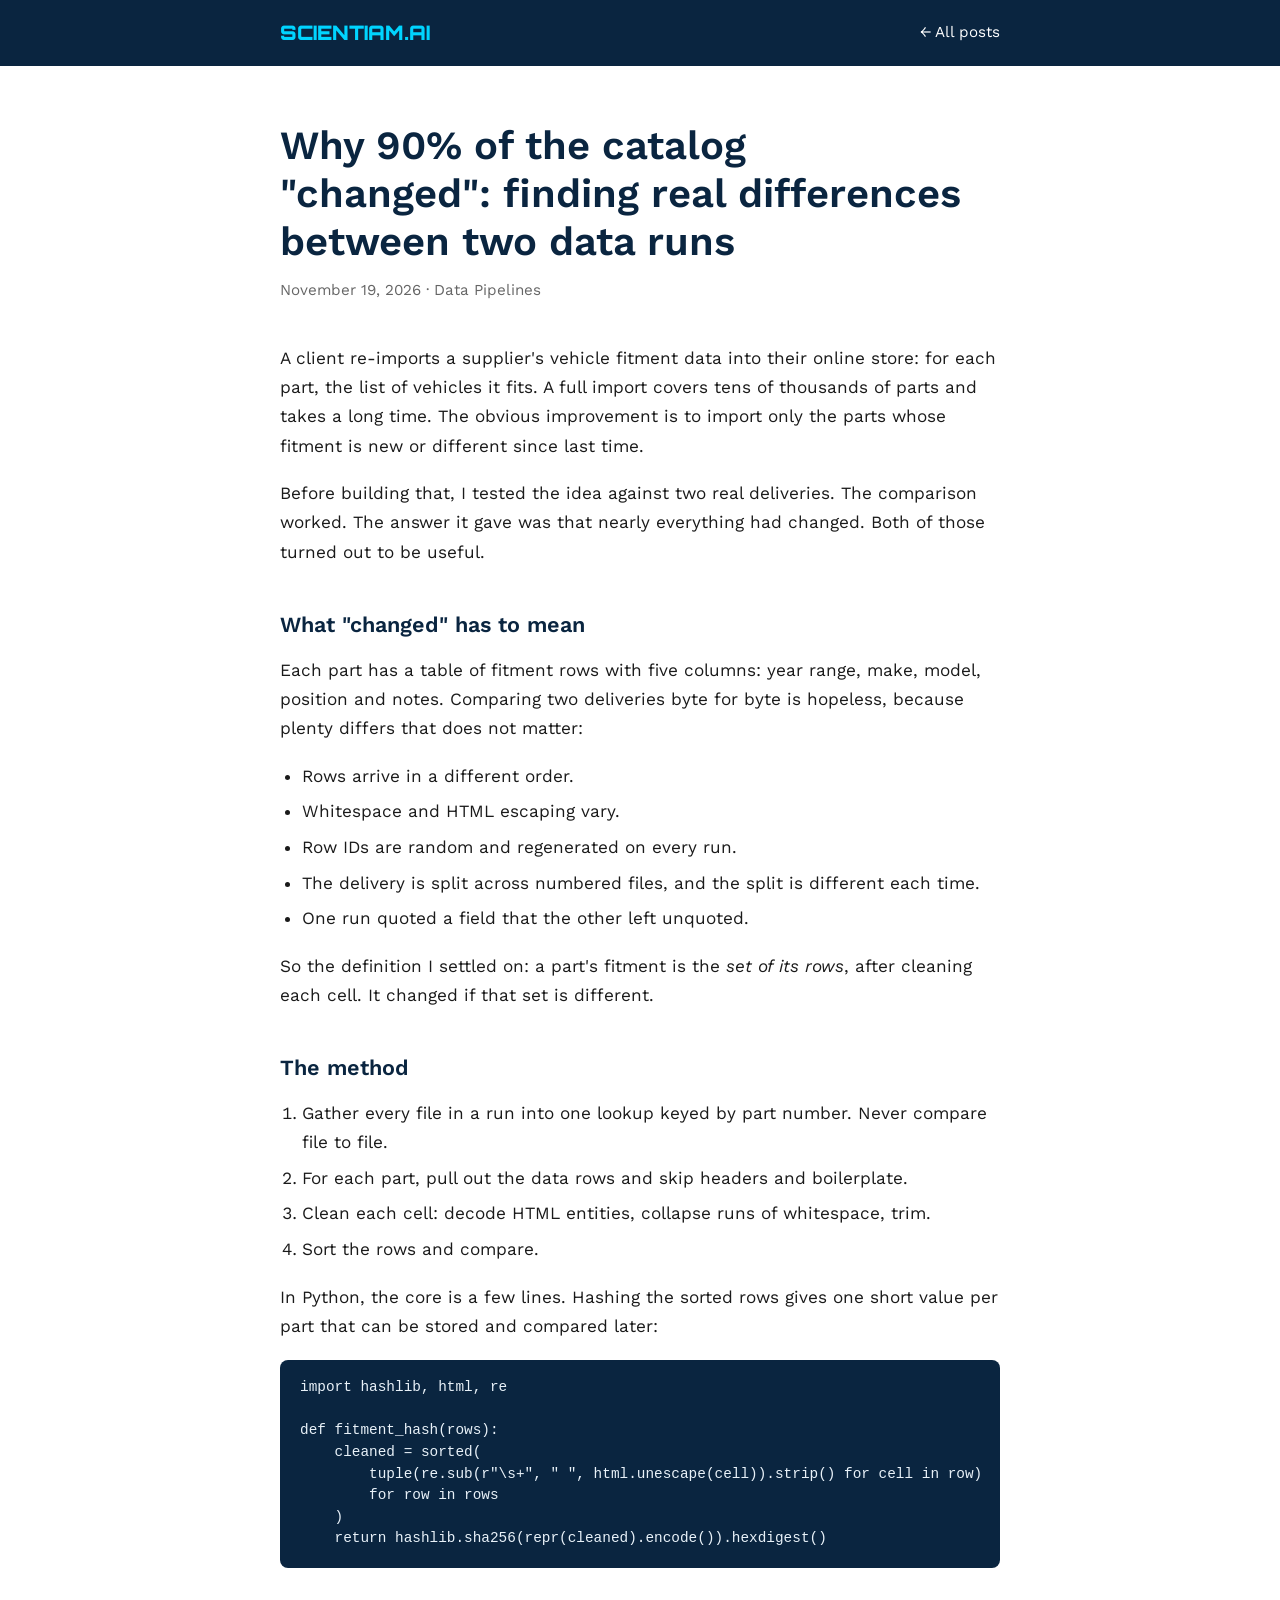
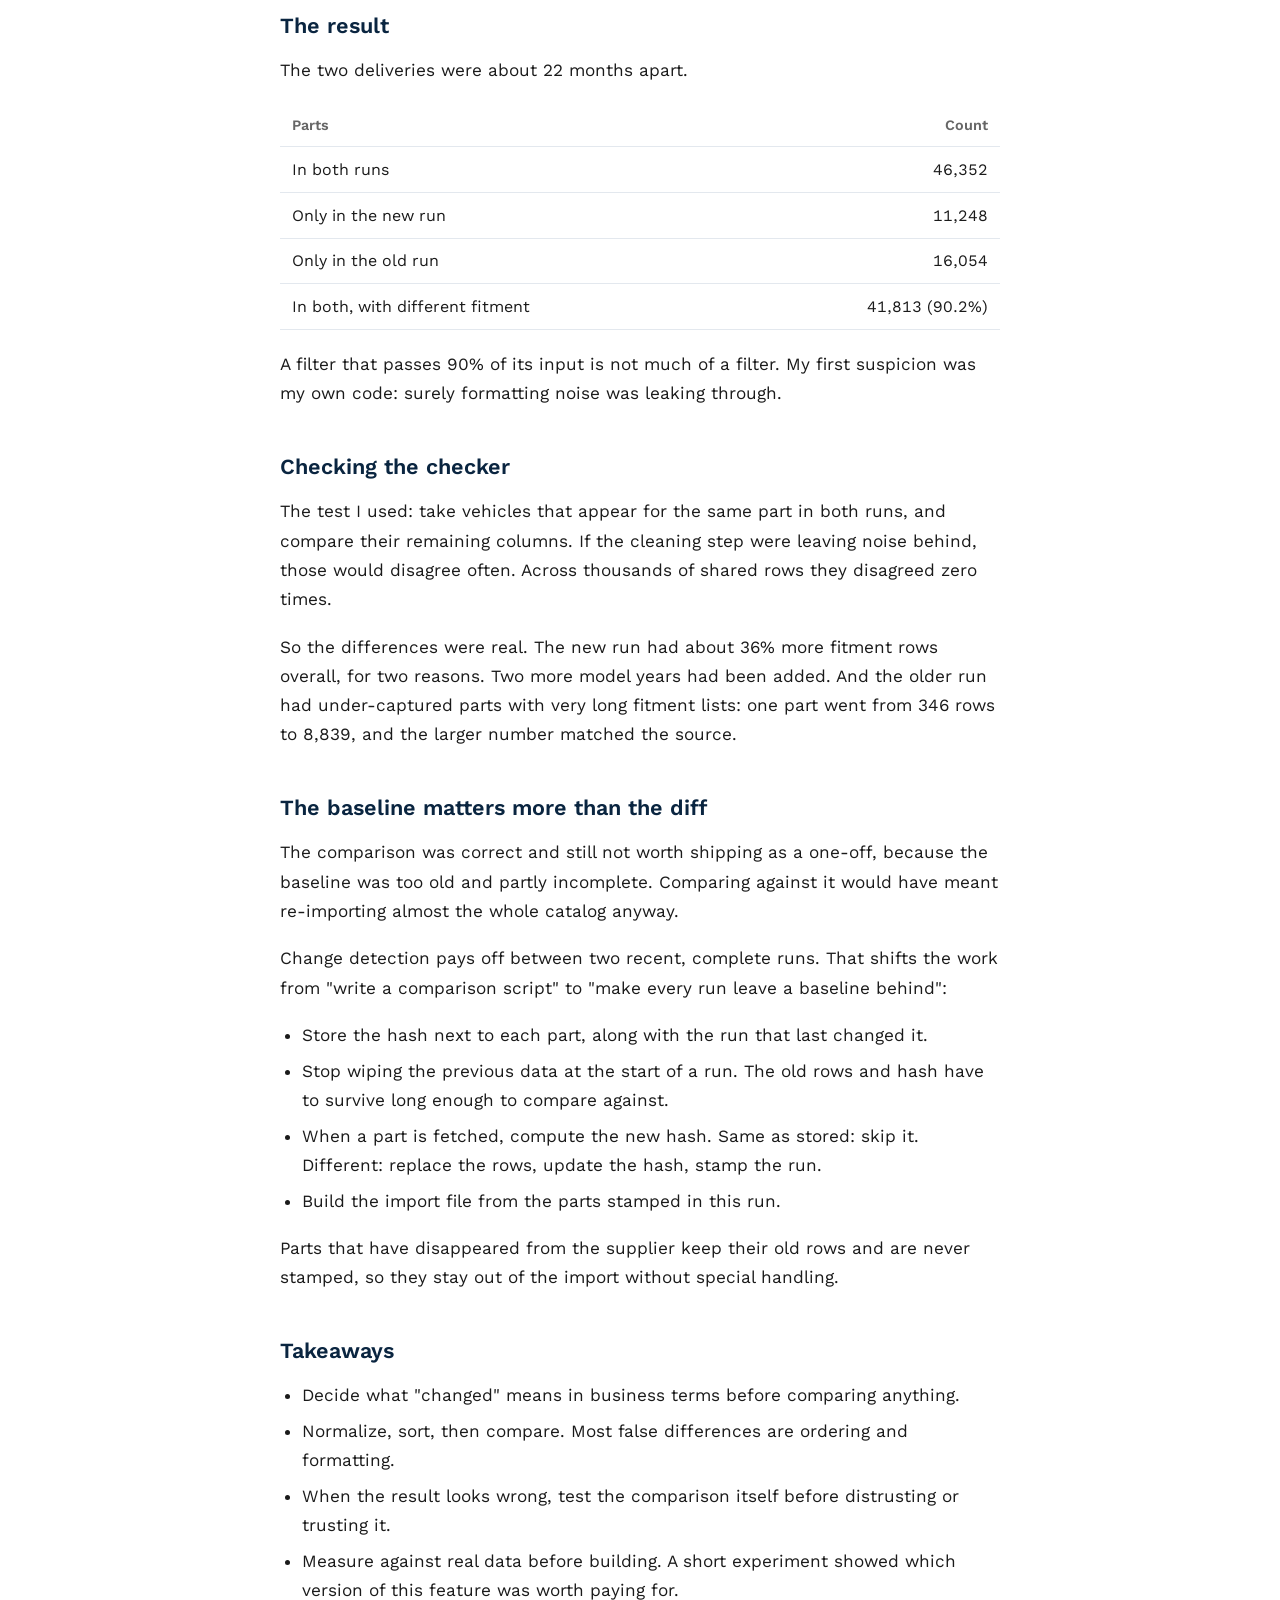
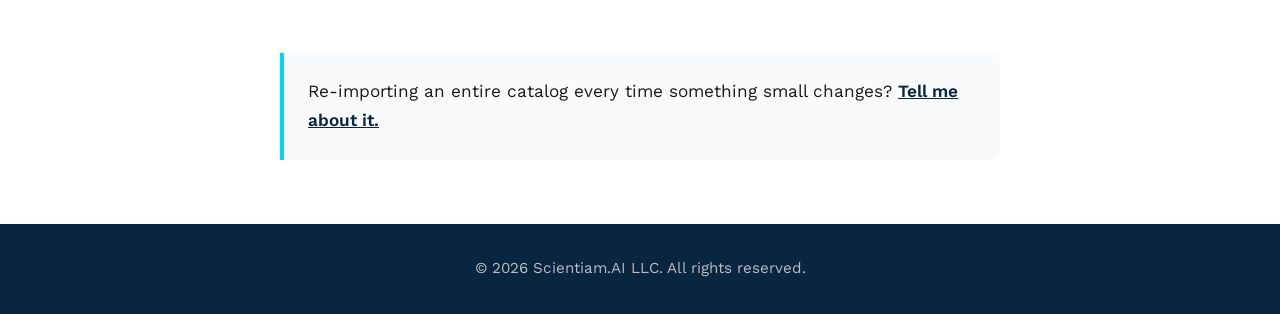
<file: blog/catalog-change-detection.html>
<!DOCTYPE html>
<html lang="en">
<head>
    <meta charset="UTF-8">
    <meta name="viewport" content="width=device-width, initial-scale=1.0">
    <title>Why 90% of the catalog "changed" - Scientiam.AI</title>
    <meta name="description" content="Comparing two runs of supplier catalog data to import only what changed: the method that works, and why a stale baseline makes the result useless.">
    <link rel="preconnect" href="https://fonts.googleapis.com">
    <link rel="preconnect" href="https://fonts.gstatic.com" crossorigin>
    <link href="https://fonts.googleapis.com/css2?family=Orbitron:wght@700;900&family=Work+Sans:wght@300;400;600&display=swap" rel="stylesheet">
    <link rel="stylesheet" href="blog.css">
</head>
<body>
    <nav>
        <div class="container">
            <a href="/" class="nav-logo">SCIENTIAM.AI</a>
            <a href="/#blog" class="nav-back">&larr; All posts</a>
        </div>
    </nav>

    <main class="container">
        <article>
            <h1>Why 90% of the catalog "changed": finding real differences between two data runs</h1>
            <p class="post-meta">November 19, 2026 &middot; Data Pipelines</p>

            <p>A client re-imports a supplier's vehicle fitment data into their online store: for each part, the list of vehicles it fits. A full import covers tens of thousands of parts and takes a long time. The obvious improvement is to import only the parts whose fitment is new or different since last time.</p>

            <p>Before building that, I tested the idea against two real deliveries. The comparison worked. The answer it gave was that nearly everything had changed. Both of those turned out to be useful.</p>

            <h2>What "changed" has to mean</h2>

            <p>Each part has a table of fitment rows with five columns: year range, make, model, position and notes. Comparing two deliveries byte for byte is hopeless, because plenty differs that does not matter:</p>

            <ul>
                <li>Rows arrive in a different order.</li>
                <li>Whitespace and HTML escaping vary.</li>
                <li>Row IDs are random and regenerated on every run.</li>
                <li>The delivery is split across numbered files, and the split is different each time.</li>
                <li>One run quoted a field that the other left unquoted.</li>
            </ul>

            <p>So the definition I settled on: a part's fitment is the <em>set of its rows</em>, after cleaning each cell. It changed if that set is different.</p>

            <h2>The method</h2>

            <ol>
                <li>Gather every file in a run into one lookup keyed by part number. Never compare file to file.</li>
                <li>For each part, pull out the data rows and skip headers and boilerplate.</li>
                <li>Clean each cell: decode HTML entities, collapse runs of whitespace, trim.</li>
                <li>Sort the rows and compare.</li>
            </ol>

            <p>In Python, the core is a few lines. Hashing the sorted rows gives one short value per part that can be stored and compared later:</p>

<pre><code>import hashlib, html, re

def fitment_hash(rows):
    cleaned = sorted(
        tuple(re.sub(r"\s+", " ", html.unescape(cell)).strip() for cell in row)
        for row in rows
    )
    return hashlib.sha256(repr(cleaned).encode()).hexdigest()</code></pre>

            <h2>The result</h2>

            <p>The two deliveries were about 22 months apart.</p>

            <div class="table-wrap">
                <table>
                    <thead>
                        <tr><th>Parts</th><th class="num">Count</th></tr>
                    </thead>
                    <tbody>
                        <tr><td>In both runs</td><td class="num">46,352</td></tr>
                        <tr><td>Only in the new run</td><td class="num">11,248</td></tr>
                        <tr><td>Only in the old run</td><td class="num">16,054</td></tr>
                        <tr><td>In both, with different fitment</td><td class="num">41,813 (90.2%)</td></tr>
                    </tbody>
                </table>
            </div>

            <p>A filter that passes 90% of its input is not much of a filter. My first suspicion was my own code: surely formatting noise was leaking through.</p>

            <h2>Checking the checker</h2>

            <p>The test I used: take vehicles that appear for the same part in both runs, and compare their remaining columns. If the cleaning step were leaving noise behind, those would disagree often. Across thousands of shared rows they disagreed zero times.</p>

            <p>So the differences were real. The new run had about 36% more fitment rows overall, for two reasons. Two more model years had been added. And the older run had under-captured parts with very long fitment lists: one part went from 346 rows to 8,839, and the larger number matched the source.</p>

            <h2>The baseline matters more than the diff</h2>

            <p>The comparison was correct and still not worth shipping as a one-off, because the baseline was too old and partly incomplete. Comparing against it would have meant re-importing almost the whole catalog anyway.</p>

            <p>Change detection pays off between two recent, complete runs. That shifts the work from "write a comparison script" to "make every run leave a baseline behind":</p>

            <ul>
                <li>Store the hash next to each part, along with the run that last changed it.</li>
                <li>Stop wiping the previous data at the start of a run. The old rows and hash have to survive long enough to compare against.</li>
                <li>When a part is fetched, compute the new hash. Same as stored: skip it. Different: replace the rows, update the hash, stamp the run.</li>
                <li>Build the import file from the parts stamped in this run.</li>
            </ul>

            <p>Parts that have disappeared from the supplier keep their old rows and are never stamped, so they stay out of the import without special handling.</p>

            <h2>Takeaways</h2>

            <ul>
                <li>Decide what "changed" means in business terms before comparing anything.</li>
                <li>Normalize, sort, then compare. Most false differences are ordering and formatting.</li>
                <li>When the result looks wrong, test the comparison itself before distrusting or trusting it.</li>
                <li>Measure against real data before building. A short experiment showed which version of this feature was worth paying for.</li>
            </ul>

            <div class="post-cta">
                <p>Re-importing an entire catalog every time something small changes? <a href="/#contact">Tell me about it.</a></p>
            </div>
        </article>
    </main>

    <footer>
        <div class="container">
            <p>&copy; 2026 Scientiam.AI LLC. All rights reserved.</p>
        </div>
    </footer>
</body>
</html>
</file>
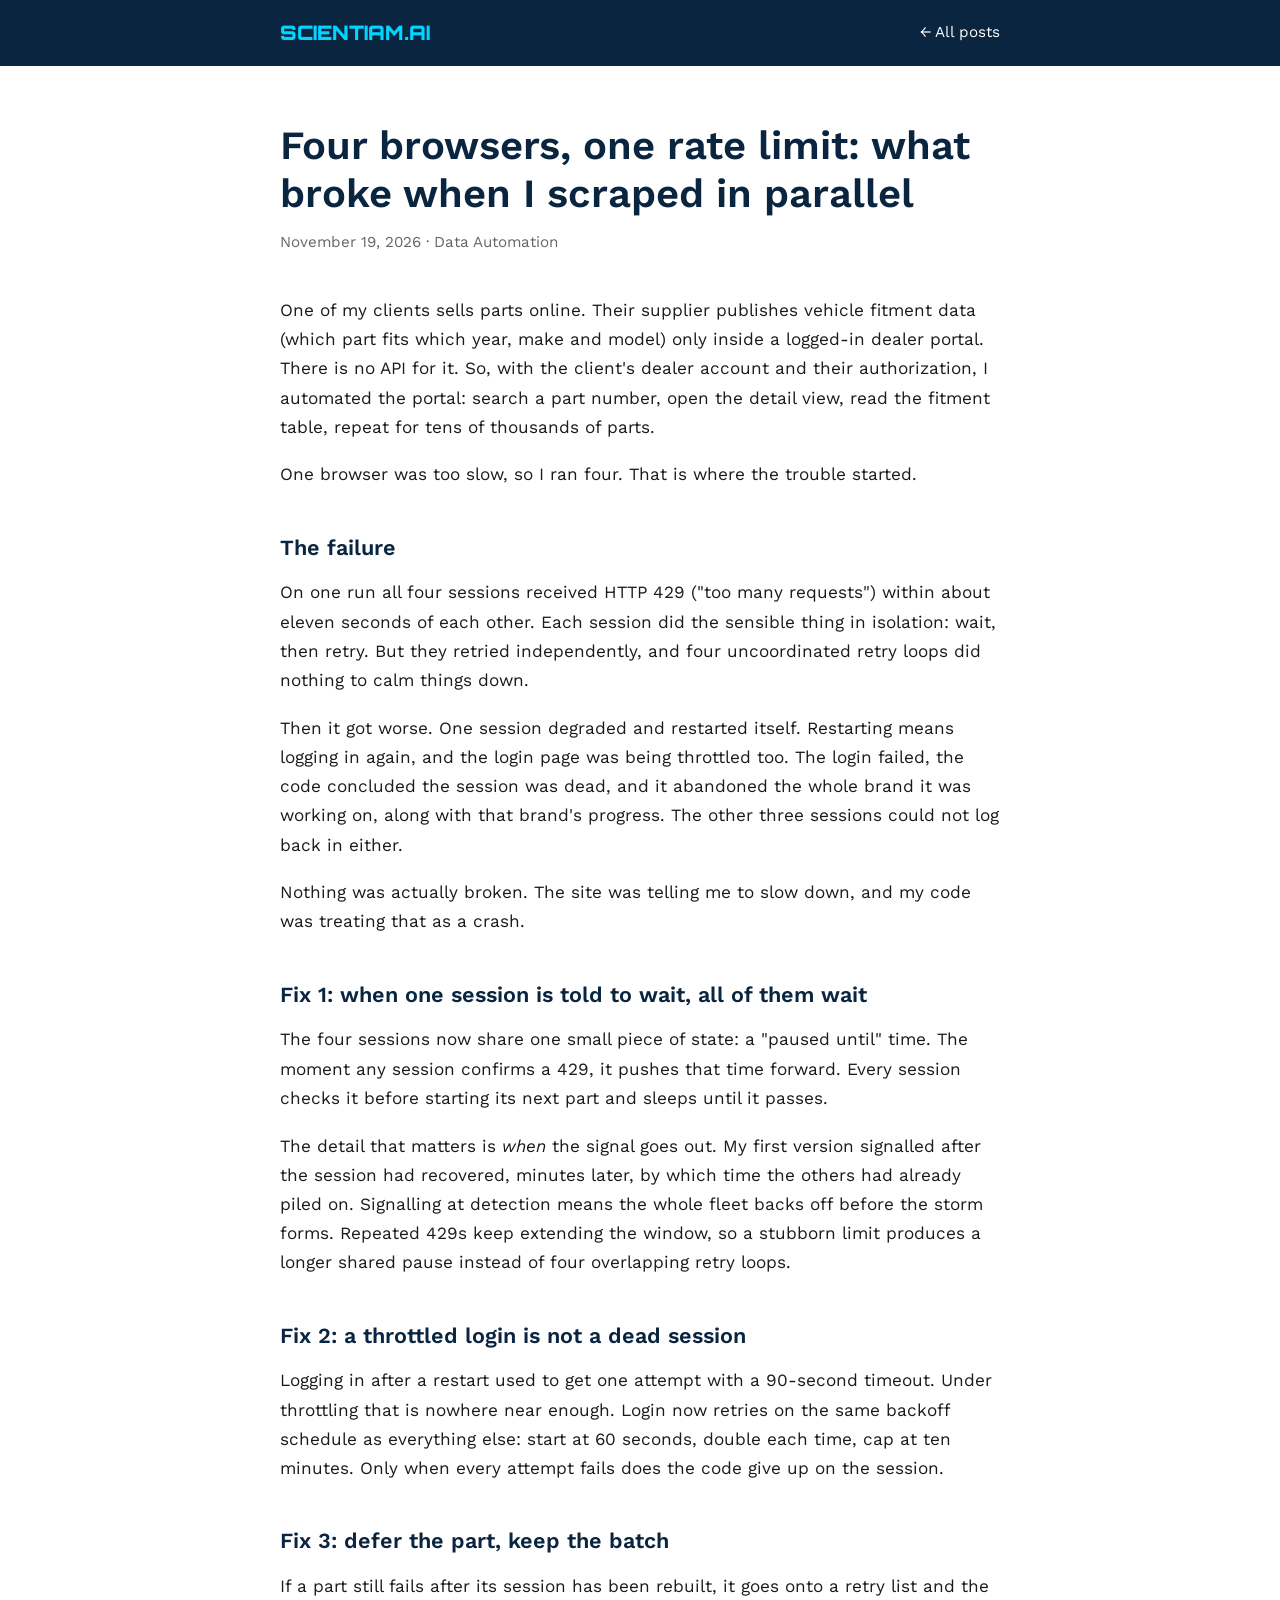
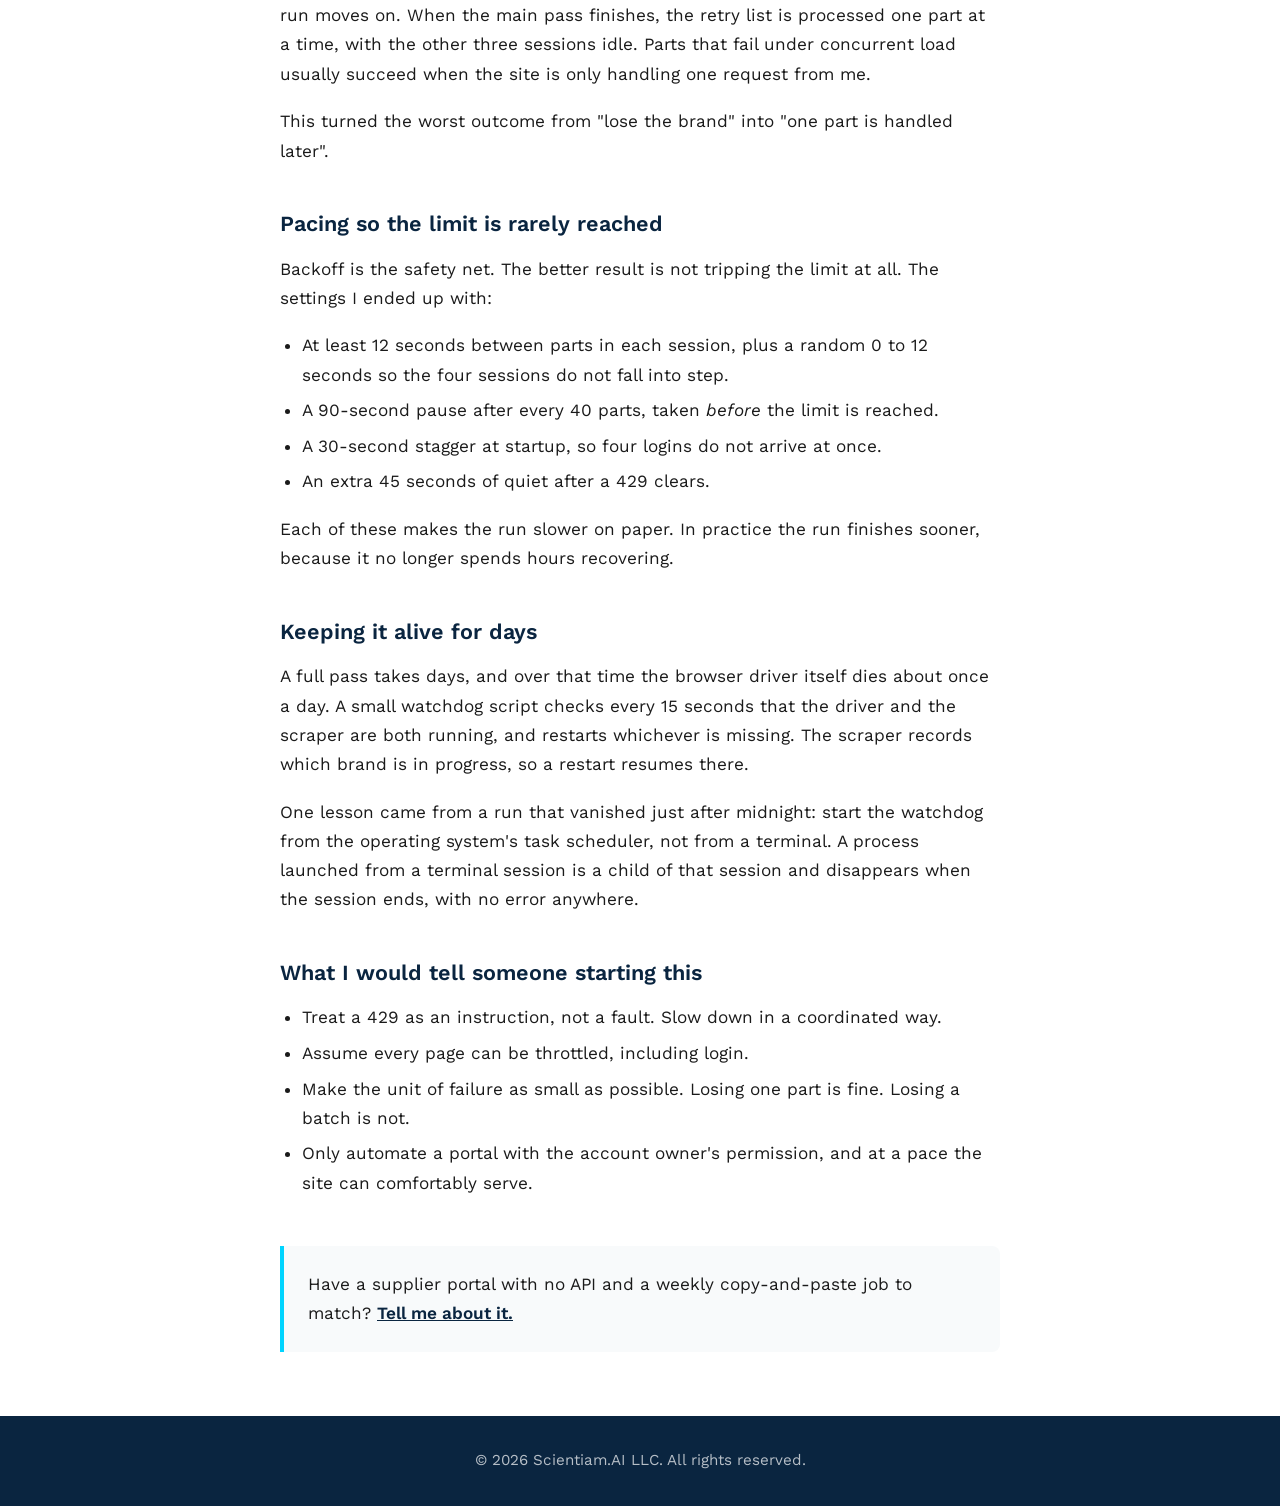
<file: blog/rate-limits-parallel-scraping.html>
<!DOCTYPE html>
<html lang="en">
<head>
    <meta charset="UTF-8">
    <meta name="viewport" content="width=device-width, initial-scale=1.0">
    <title>Four browsers, one rate limit - Scientiam.AI</title>
    <meta name="description" content="What broke when I ran four browser sessions against a rate-limited supplier portal, and the three changes that let a multi-day data run finish unattended.">
    <link rel="preconnect" href="https://fonts.googleapis.com">
    <link rel="preconnect" href="https://fonts.gstatic.com" crossorigin>
    <link href="https://fonts.googleapis.com/css2?family=Orbitron:wght@700;900&family=Work+Sans:wght@300;400;600&display=swap" rel="stylesheet">
    <link rel="stylesheet" href="blog.css">
</head>
<body>
    <nav>
        <div class="container">
            <a href="/" class="nav-logo">SCIENTIAM.AI</a>
            <a href="/#blog" class="nav-back">&larr; All posts</a>
        </div>
    </nav>

    <main class="container">
        <article>
            <h1>Four browsers, one rate limit: what broke when I scraped in parallel</h1>
            <p class="post-meta">November 19, 2026 &middot; Data Automation</p>

            <p>One of my clients sells parts online. Their supplier publishes vehicle fitment data (which part fits which year, make and model) only inside a logged-in dealer portal. There is no API for it. So, with the client's dealer account and their authorization, I automated the portal: search a part number, open the detail view, read the fitment table, repeat for tens of thousands of parts.</p>

            <p>One browser was too slow, so I ran four. That is where the trouble started.</p>

            <h2>The failure</h2>

            <p>On one run all four sessions received HTTP 429 ("too many requests") within about eleven seconds of each other. Each session did the sensible thing in isolation: wait, then retry. But they retried independently, and four uncoordinated retry loops did nothing to calm things down.</p>

            <p>Then it got worse. One session degraded and restarted itself. Restarting means logging in again, and the login page was being throttled too. The login failed, the code concluded the session was dead, and it abandoned the whole brand it was working on, along with that brand's progress. The other three sessions could not log back in either.</p>

            <p>Nothing was actually broken. The site was telling me to slow down, and my code was treating that as a crash.</p>

            <h2>Fix 1: when one session is told to wait, all of them wait</h2>

            <p>The four sessions now share one small piece of state: a "paused until" time. The moment any session confirms a 429, it pushes that time forward. Every session checks it before starting its next part and sleeps until it passes.</p>

            <p>The detail that matters is <em>when</em> the signal goes out. My first version signalled after the session had recovered, minutes later, by which time the others had already piled on. Signalling at detection means the whole fleet backs off before the storm forms. Repeated 429s keep extending the window, so a stubborn limit produces a longer shared pause instead of four overlapping retry loops.</p>

            <h2>Fix 2: a throttled login is not a dead session</h2>

            <p>Logging in after a restart used to get one attempt with a 90-second timeout. Under throttling that is nowhere near enough. Login now retries on the same backoff schedule as everything else: start at 60 seconds, double each time, cap at ten minutes. Only when every attempt fails does the code give up on the session.</p>

            <h2>Fix 3: defer the part, keep the batch</h2>

            <p>If a part still fails after its session has been rebuilt, it goes onto a retry list and the run moves on. When the main pass finishes, the retry list is processed one part at a time, with the other three sessions idle. Parts that fail under concurrent load usually succeed when the site is only handling one request from me.</p>

            <p>This turned the worst outcome from "lose the brand" into "one part is handled later".</p>

            <h2>Pacing so the limit is rarely reached</h2>

            <p>Backoff is the safety net. The better result is not tripping the limit at all. The settings I ended up with:</p>

            <ul>
                <li>At least 12 seconds between parts in each session, plus a random 0 to 12 seconds so the four sessions do not fall into step.</li>
                <li>A 90-second pause after every 40 parts, taken <em>before</em> the limit is reached.</li>
                <li>A 30-second stagger at startup, so four logins do not arrive at once.</li>
                <li>An extra 45 seconds of quiet after a 429 clears.</li>
            </ul>

            <p>Each of these makes the run slower on paper. In practice the run finishes sooner, because it no longer spends hours recovering.</p>

            <h2>Keeping it alive for days</h2>

            <p>A full pass takes days, and over that time the browser driver itself dies about once a day. A small watchdog script checks every 15 seconds that the driver and the scraper are both running, and restarts whichever is missing. The scraper records which brand is in progress, so a restart resumes there.</p>

            <p>One lesson came from a run that vanished just after midnight: start the watchdog from the operating system's task scheduler, not from a terminal. A process launched from a terminal session is a child of that session and disappears when the session ends, with no error anywhere.</p>

            <h2>What I would tell someone starting this</h2>

            <ul>
                <li>Treat a 429 as an instruction, not a fault. Slow down in a coordinated way.</li>
                <li>Assume every page can be throttled, including login.</li>
                <li>Make the unit of failure as small as possible. Losing one part is fine. Losing a batch is not.</li>
                <li>Only automate a portal with the account owner's permission, and at a pace the site can comfortably serve.</li>
            </ul>

            <div class="post-cta">
                <p>Have a supplier portal with no API and a weekly copy-and-paste job to match? <a href="/#contact">Tell me about it.</a></p>
            </div>
        </article>
    </main>

    <footer>
        <div class="container">
            <p>&copy; 2026 Scientiam.AI LLC. All rights reserved.</p>
        </div>
    </footer>
</body>
</html>
</file>
<file: blog/blog.css>
:root {
    --primary: #0A2540;
    --accent: #00D4FF;
    --text: #1a1a1a;
    --text-light: #666;
    --bg: #ffffff;
    --bg-alt: #f8fafb;
    --rule: #e3e8ee;
}

* {
    margin: 0;
    padding: 0;
    box-sizing: border-box;
}

body {
    font-family: 'Work Sans', sans-serif;
    color: var(--text);
    background: var(--bg);
    line-height: 1.7;
}

nav {
    background: var(--primary);
    padding: 1rem 0;
}

nav .container {
    display: flex;
    justify-content: space-between;
    align-items: center;
    gap: 1rem;
}

.container {
    max-width: 760px;
    margin: 0 auto;
    padding: 0 1.25rem;
}

.nav-logo {
    font-family: 'Orbitron', sans-serif;
    font-size: 1.25rem;
    font-weight: 900;
    color: var(--accent);
    text-decoration: none;
}

.nav-back {
    color: white;
    text-decoration: none;
    font-size: 0.95rem;
}

.nav-back:hover {
    text-decoration: underline;
}

article {
    padding: 3.5rem 0 4rem;
}

article h1 {
    font-size: clamp(1.75rem, 5vw, 2.5rem);
    line-height: 1.2;
    color: var(--primary);
    font-weight: 600;
    margin-bottom: 0.75rem;
    text-wrap: balance;
}

.post-meta {
    color: var(--text-light);
    font-size: 0.95rem;
    margin-bottom: 2.5rem;
}

article h2 {
    font-size: 1.35rem;
    color: var(--primary);
    font-weight: 600;
    margin: 2.5rem 0 0.75rem;
}

article p,
article ul,
article ol {
    font-size: 1.075rem;
    margin-bottom: 1.15rem;
}

article ul,
article ol {
    padding-left: 1.4rem;
}

article li {
    margin-bottom: 0.4rem;
}

article a {
    color: var(--primary);
    font-weight: 600;
}

article code {
    font-family: Consolas, 'Courier New', monospace;
    font-size: 0.92em;
    background: var(--bg-alt);
    border: 1px solid var(--rule);
    border-radius: 4px;
    padding: 0.05em 0.35em;
}

article pre {
    background: var(--primary);
    color: #e8f1f8;
    border-radius: 8px;
    padding: 1.1rem 1.25rem;
    margin-bottom: 1.25rem;
    overflow-x: auto;
    line-height: 1.5;
}

article pre code {
    background: none;
    border: none;
    padding: 0;
    color: inherit;
    font-size: 0.9rem;
}

.table-wrap {
    overflow-x: auto;
    margin-bottom: 1.25rem;
}

article table {
    border-collapse: collapse;
    width: 100%;
    font-size: 1rem;
}

article th,
article td {
    text-align: left;
    padding: 0.55rem 0.75rem;
    border-bottom: 1px solid var(--rule);
}

article th {
    color: var(--text-light);
    font-weight: 600;
    font-size: 0.9rem;
}

article td.num,
article th.num {
    text-align: right;
    font-variant-numeric: tabular-nums;
}

.post-cta {
    margin-top: 3rem;
    padding: 1.5rem;
    background: var(--bg-alt);
    border-left: 4px solid var(--accent);
    border-radius: 0 8px 8px 0;
}

.post-cta p {
    margin-bottom: 0;
}

footer {
    background: var(--primary);
    color: rgba(255, 255, 255, 0.7);
    padding: 2rem 0;
    text-align: center;
    font-size: 0.95rem;
}
</file>
